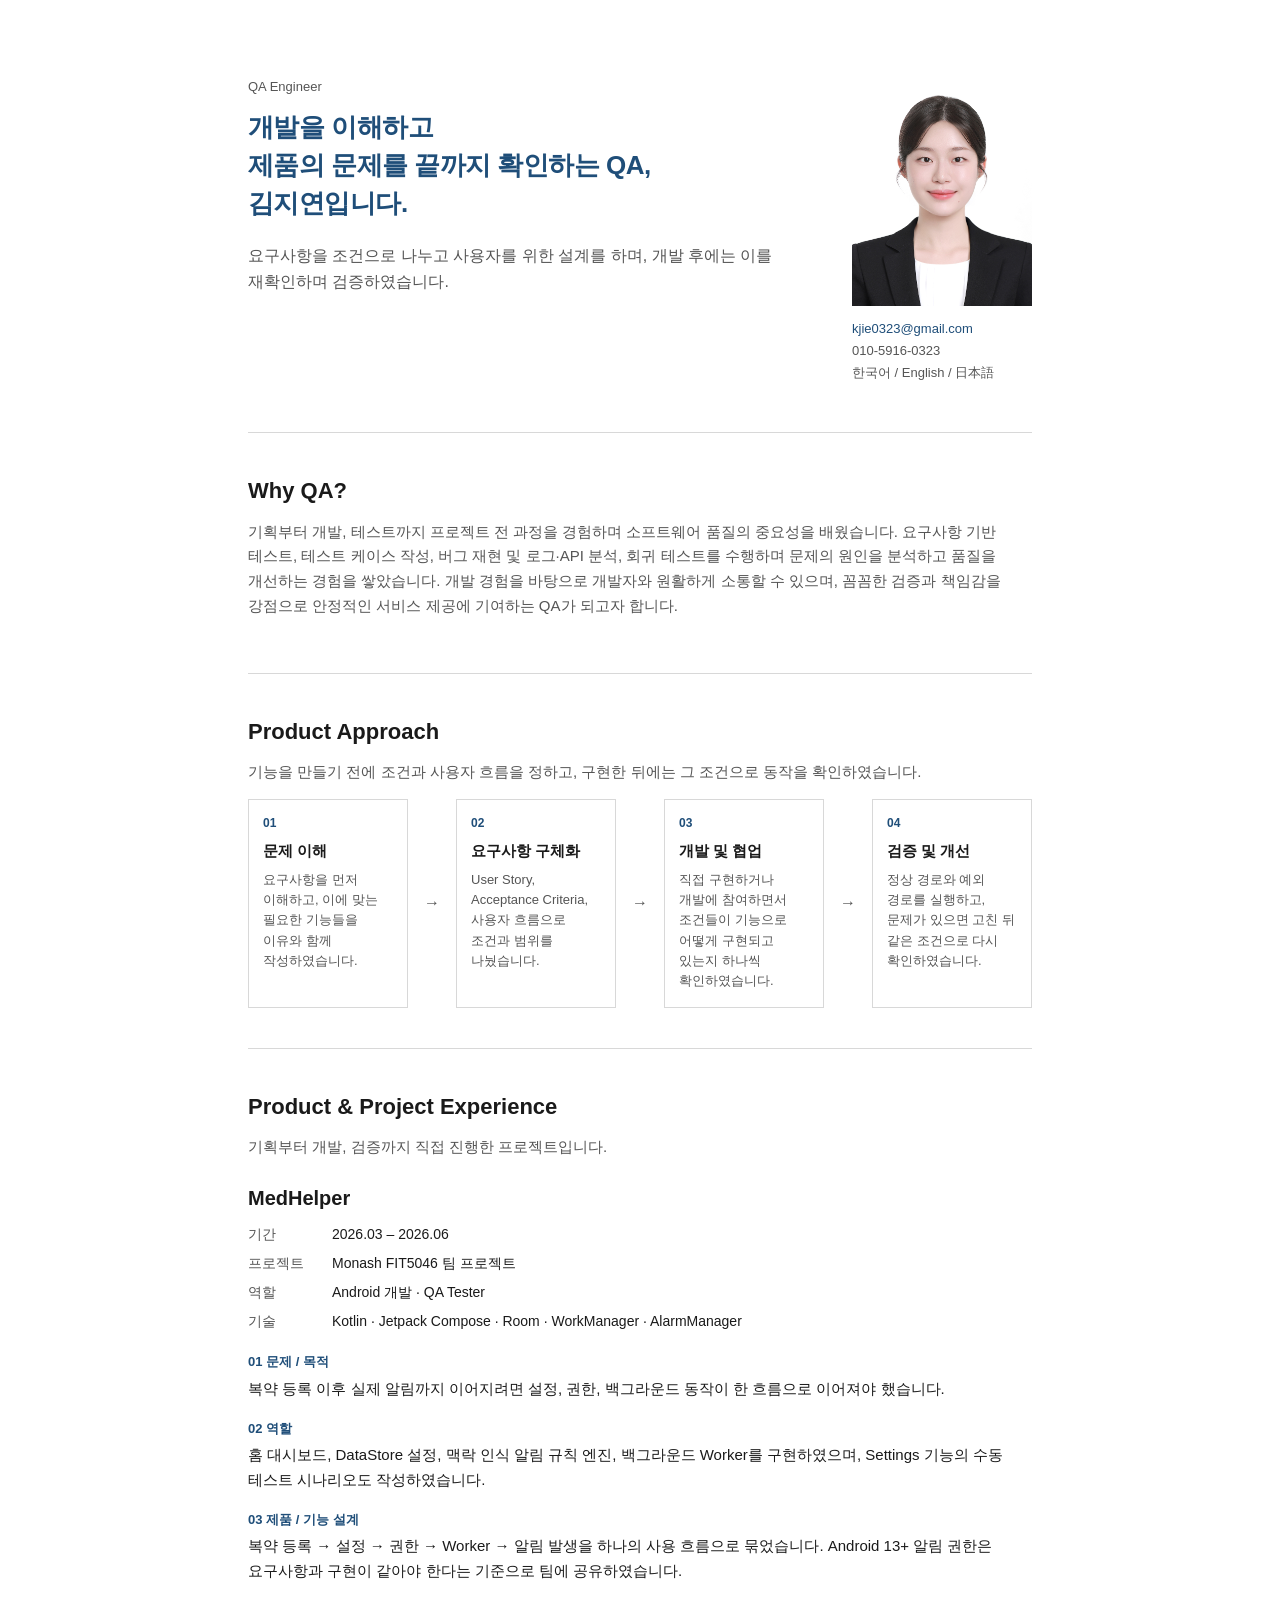
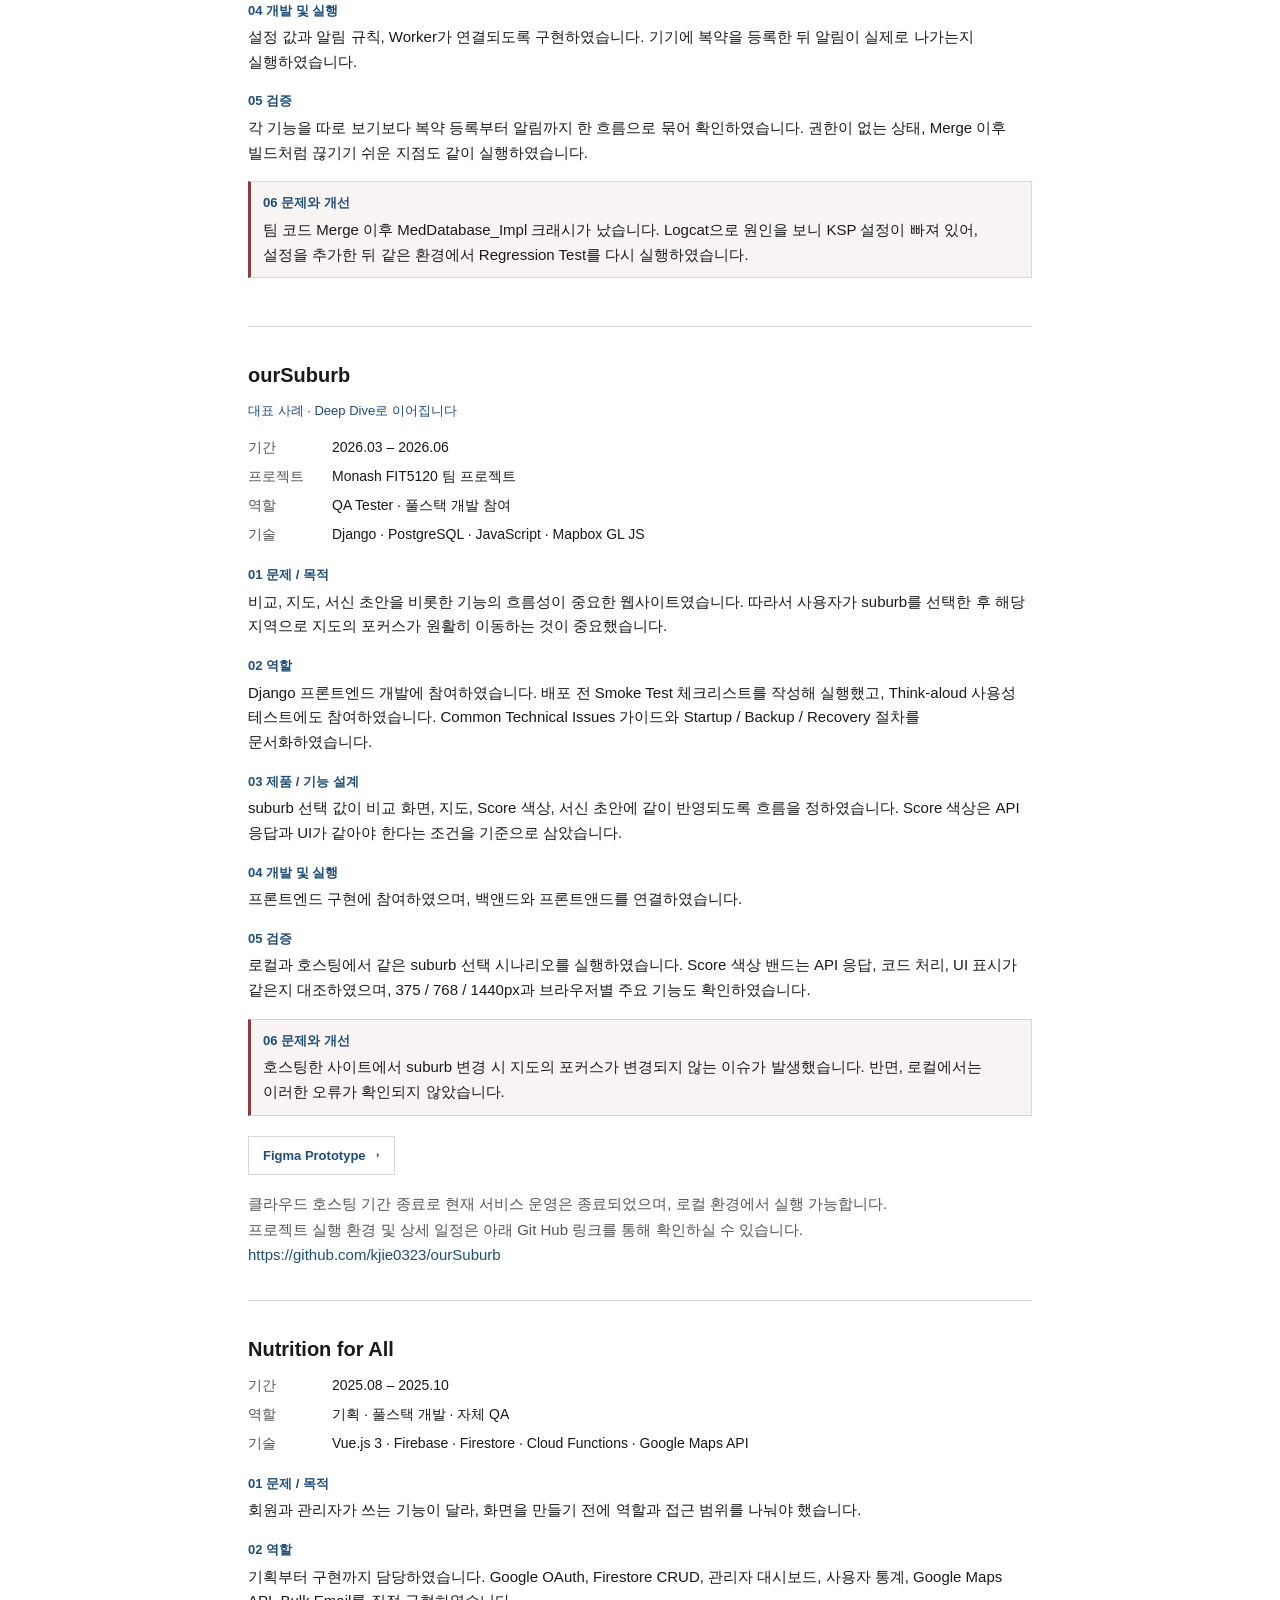
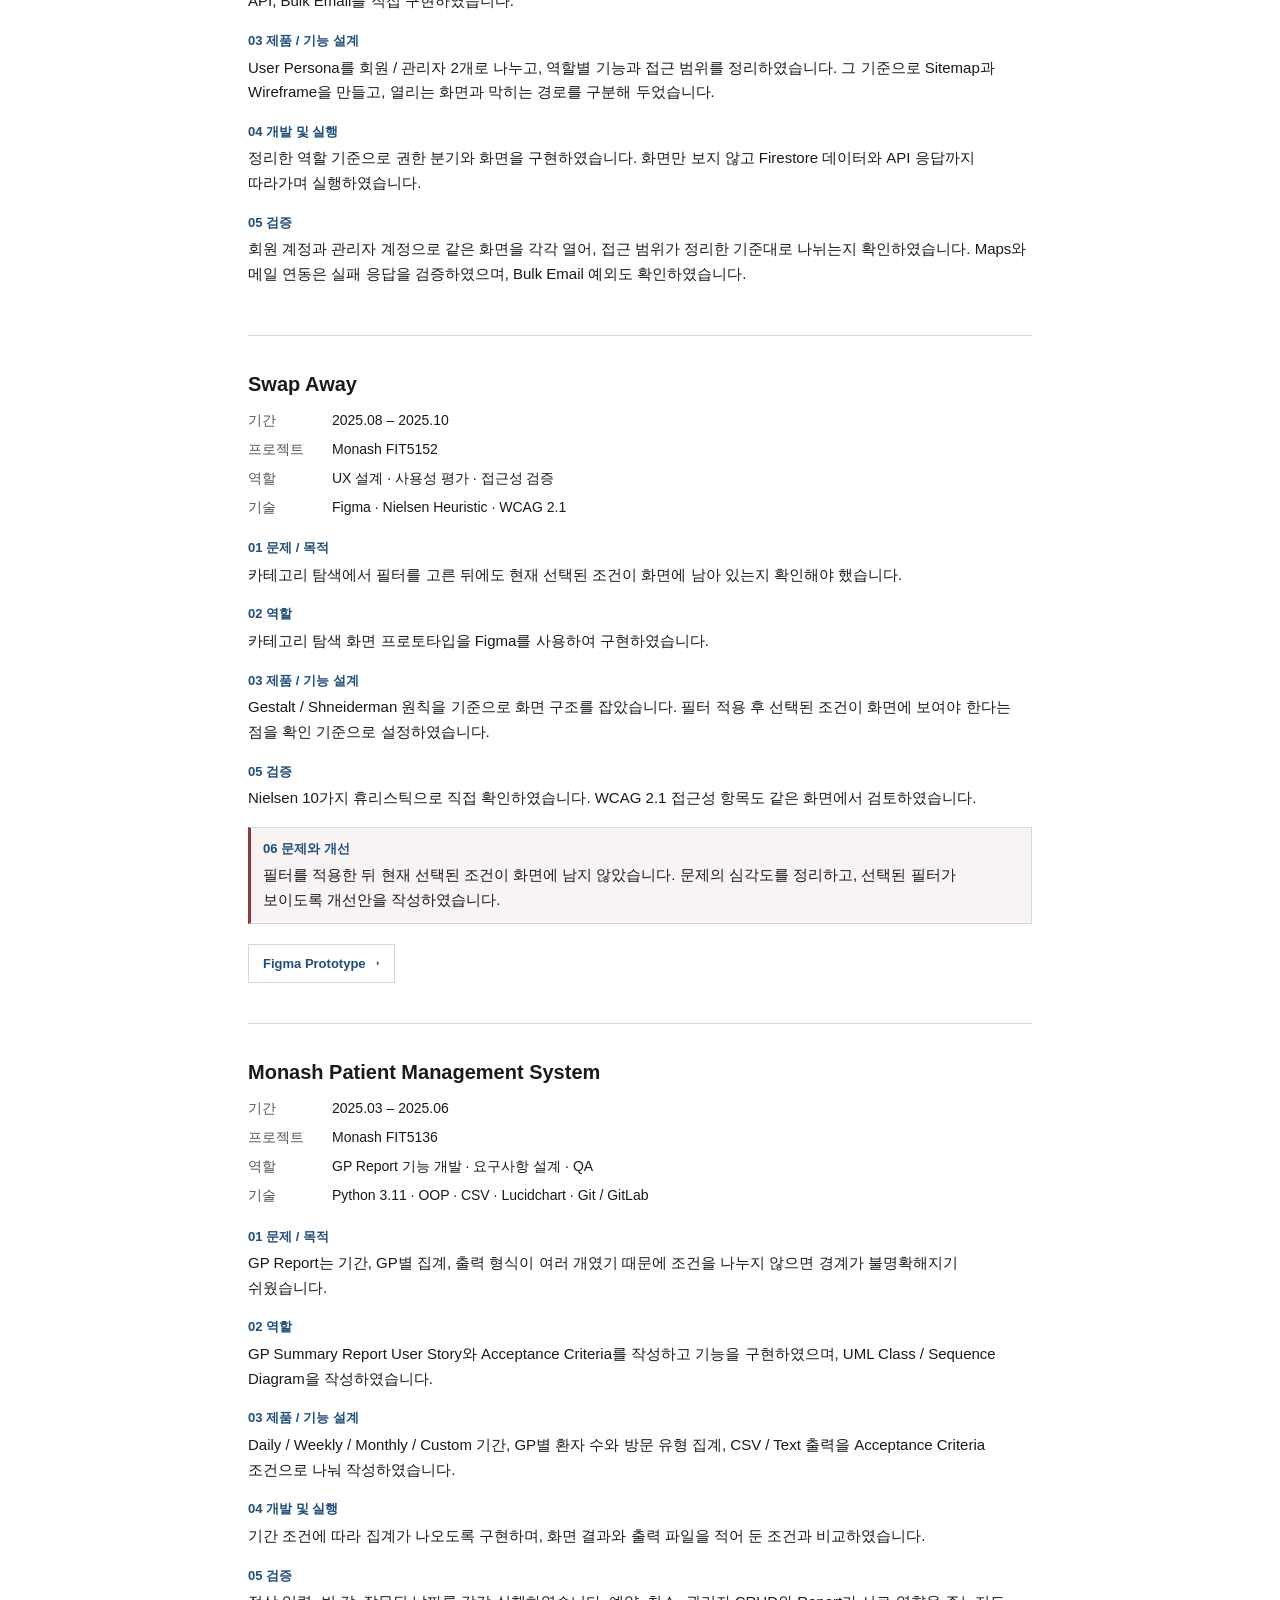
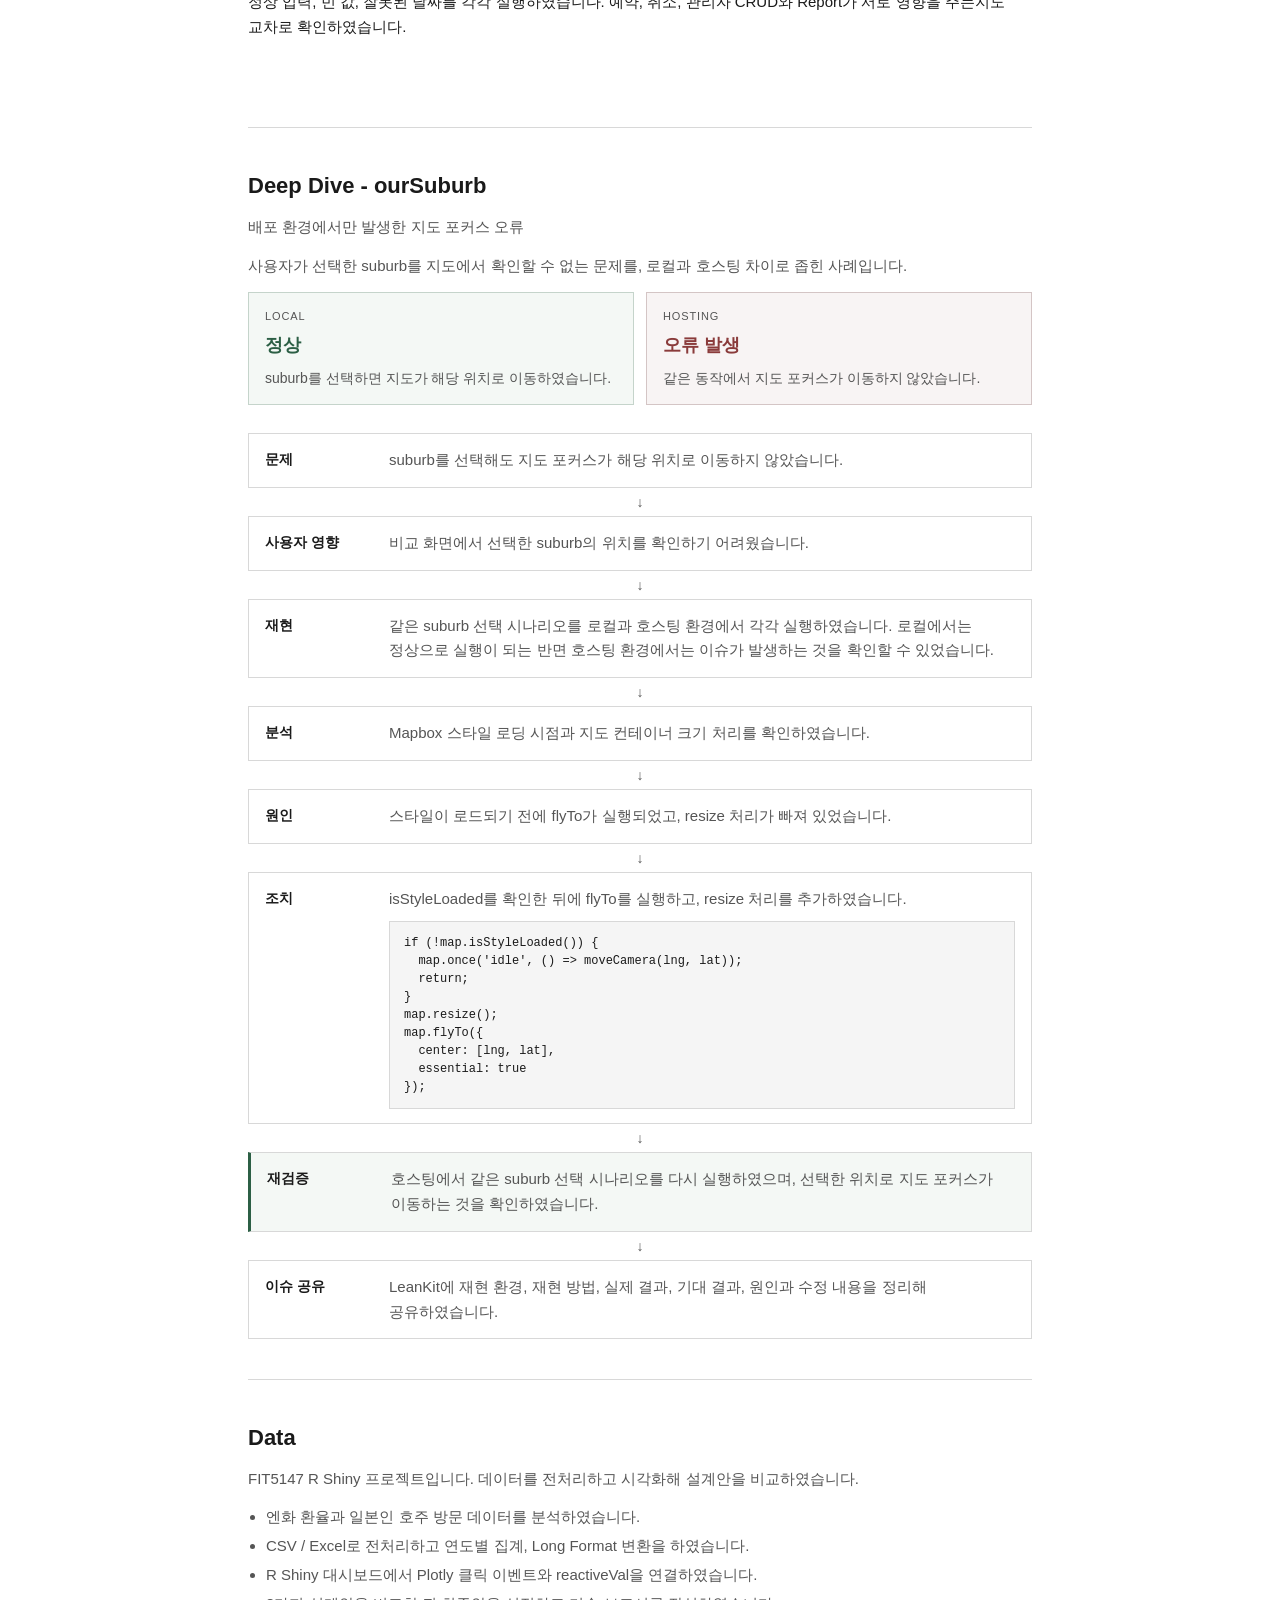
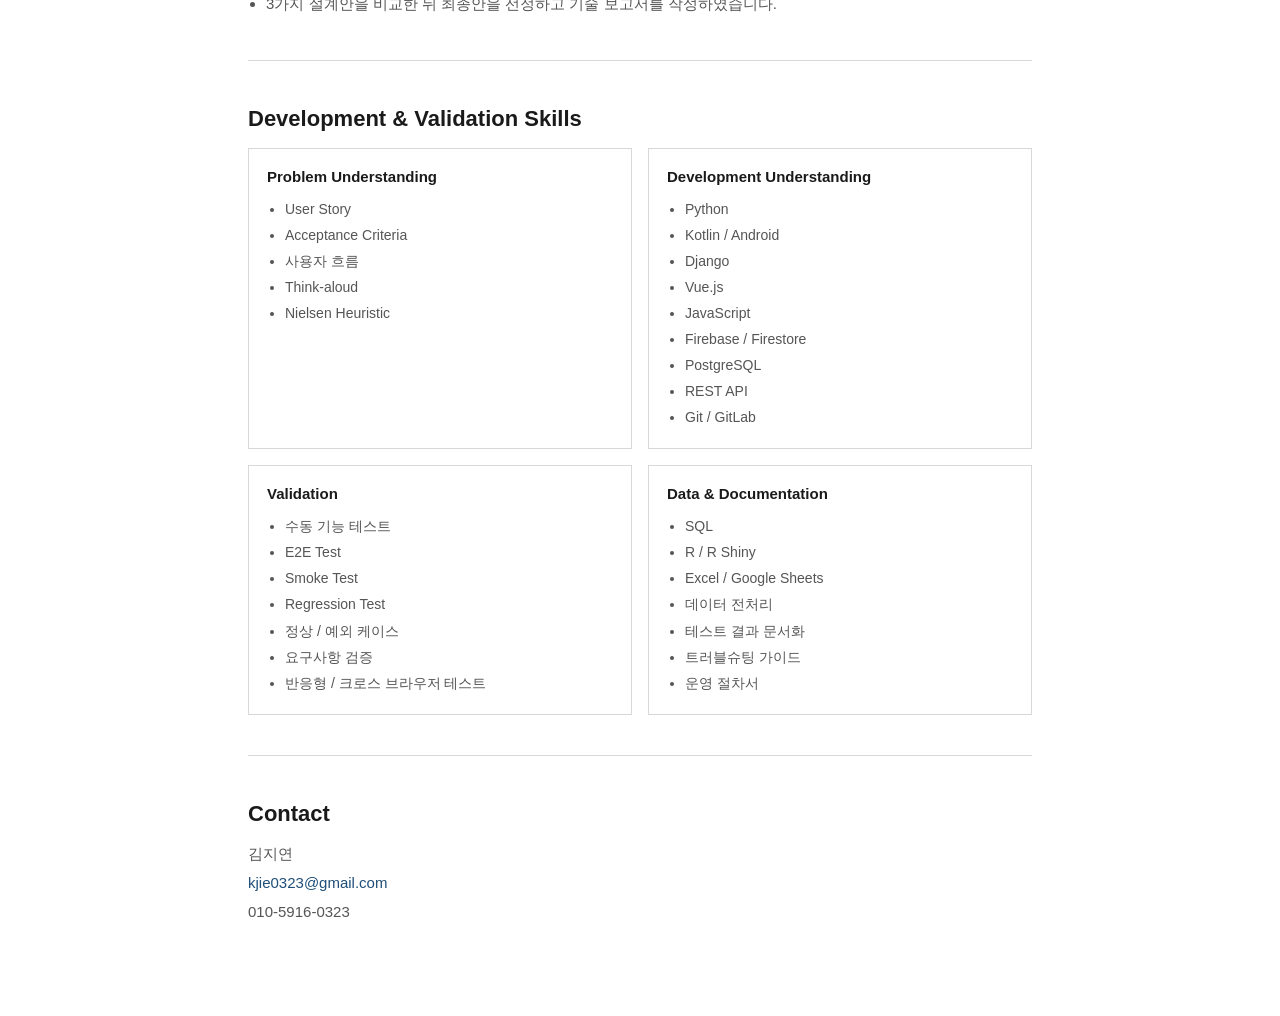
<file: index.html>
<!DOCTYPE html>
<html lang="ko">
<head>
  <meta charset="UTF-8">
  <meta name="viewport" content="width=device-width, initial-scale=1">
  <title>김지연 — QA Engineer</title>
  <link rel="stylesheet" href="po.css">
</head>
<body>
  <div class="page">
    <header class="hero">
      <div class="hero-copy">
        <p class="hero-label">QA Engineer</p>
        <h1>개발을 이해하고<br>제품의 문제를 끝까지 확인하는 QA,<br>김지연입니다.</h1>
        <p class="lead">요구사항을 조건으로 나누고 사용자를 위한 설계를 하며, 개발 후에는 이를 재확인하며 검증하였습니다.</p>
      </div>
      <aside class="hero-aside">
        <img src="images/jiyeon.jpg" alt="김지연">
        <ul class="hero-links">
          <li><a href="mailto:kjie0323@gmail.com">kjie0323@gmail.com</a></li>
          <li>010-5916-0323</li>
          <li>한국어 / English / 日本語</li>
        </ul>
      </aside>
    </header>

    <section id="why-qa">
      <h2>Why QA?</h2>
      <p>기획부터 개발, 테스트까지 프로젝트 전 과정을 경험하며 소프트웨어 품질의 중요성을 배웠습니다. 요구사항 기반 테스트, 테스트 케이스 작성, 버그 재현 및 로그·API 분석, 회귀 테스트를 수행하며 문제의 원인을 분석하고 품질을 개선하는 경험을 쌓았습니다. 개발 경험을 바탕으로 개발자와 원활하게 소통할 수 있으며, 꼼꼼한 검증과 책임감을 강점으로 안정적인 서비스 제공에 기여하는 QA가 되고자 합니다.</p>
    </section>

    <section id="approach">
      <h2>Product Approach</h2>
      <p class="intro">기능을 만들기 전에 조건과 사용자 흐름을 정하고, 구현한 뒤에는 그 조건으로 동작을 확인하였습니다.</p>
      <div class="process">
        <div class="process-step">
          <span class="process-num">01</span>
          <h3>문제 이해</h3>
          <p>요구사항을 먼저 이해하고, 이에 맞는 필요한 기능들을 이유와 함께 작성하였습니다.</p>
        </div>
        <div class="process-arrow" aria-hidden="true">→</div>
        <div class="process-step">
          <span class="process-num">02</span>
          <h3>요구사항 구체화</h3>
          <p>User Story, Acceptance Criteria, 사용자 흐름으로 조건과 범위를 나눴습니다.</p>
        </div>
        <div class="process-arrow" aria-hidden="true">→</div>
        <div class="process-step">
          <span class="process-num">03</span>
          <h3>개발 및 협업</h3>
          <p>직접 구현하거나 개발에 참여하면서 조건들이 기능으로 어떻게 구현되고 있는지 하나씩 확인하였습니다.</p>
        </div>
        <div class="process-arrow" aria-hidden="true">→</div>
        <div class="process-step">
          <span class="process-num">04</span>
          <h3>검증 및 개선</h3>
          <p>정상 경로와 예외 경로를 실행하고, 문제가 있으면 고친 뒤 같은 조건으로 다시 확인하였습니다.</p>
        </div>
      </div>
    </section>

    <section id="experience">
      <h2>Product &amp; Project Experience</h2>
      <p class="intro">기획부터 개발, 검증까지 직접 진행한 프로젝트입니다.</p>

      <article class="project">
        <h3>MedHelper</h3>
        <dl class="meta">
          <dt>기간</dt><dd>2026.03 – 2026.06</dd>
          <dt>프로젝트</dt><dd>Monash FIT5046 팀 프로젝트</dd>
          <dt>역할</dt><dd>Android 개발 · QA Tester</dd>
          <dt>기술</dt><dd>Kotlin · Jetpack Compose · Room · WorkManager · AlarmManager</dd>
        </dl>
        <div class="block">
          <h4>01 문제 / 목적</h4>
          <p>복약 등록 이후 실제 알림까지 이어지려면 설정, 권한, 백그라운드 동작이 한 흐름으로 이어져야 했습니다.</p>
        </div>
        <div class="block">
          <h4>02 역할</h4>
          <p>홈 대시보드, DataStore 설정, 맥락 인식 알림 규칙 엔진, 백그라운드 Worker를 구현하였으며, Settings 기능의 수동 테스트 시나리오도 작성하였습니다.</p>
        </div>
        <div class="block">
          <h4>03 제품 / 기능 설계</h4>
          <p>복약 등록 → 설정 → 권한 → Worker → 알림 발생을 하나의 사용 흐름으로 묶었습니다. Android 13+ 알림 권한은 요구사항과 구현이 같아야 한다는 기준으로 팀에 공유하였습니다.</p>
        </div>
        <div class="block">
          <h4>04 개발 및 실행</h4>
          <p>설정 값과 알림 규칙, Worker가 연결되도록 구현하였습니다. 기기에 복약을 등록한 뒤 알림이 실제로 나가는지 실행하였습니다.</p>
        </div>
        <div class="block">
          <h4>05 검증</h4>
          <p>각 기능을 따로 보기보다 복약 등록부터 알림까지 한 흐름으로 묶어 확인하였습니다. 권한이 없는 상태, Merge 이후 빌드처럼 끊기기 쉬운 지점도 같이 실행하였습니다.</p>
        </div>
        <div class="block issue">
          <h4>06 문제와 개선</h4>
          <p>팀 코드 Merge 이후 MedDatabase_Impl 크래시가 났습니다. Logcat으로 원인을 보니 KSP 설정이 빠져 있어, 설정을 추가한 뒤 같은 환경에서 Regression Test를 다시 실행하였습니다.</p>
        </div>
      </article>

      <article class="project">
        <h3>ourSuburb</h3>
        <p class="flag">대표 사례 · Deep Dive로 이어집니다</p>
        <dl class="meta">
          <dt>기간</dt><dd>2026.03 – 2026.06</dd>
          <dt>프로젝트</dt><dd>Monash FIT5120 팀 프로젝트</dd>
          <dt>역할</dt><dd>QA Tester · 풀스택 개발 참여</dd>
          <dt>기술</dt><dd>Django · PostgreSQL · JavaScript · Mapbox GL JS</dd>
        </dl>
        <div class="block">
          <h4>01 문제 / 목적</h4>
          <p>비교, 지도, 서신 초안을 비롯한 기능의 흐름성이 중요한 웹사이트였습니다. 따라서 사용자가 suburb를 선택한 후 해당 지역으로 지도의 포커스가 원활히 이동하는 것이 중요했습니다.</p>
        </div>
        <div class="block">
          <h4>02 역할</h4>
          <p>Django 프론트엔드 개발에 참여하였습니다. 배포 전 Smoke Test 체크리스트를 작성해 실행했고, Think-aloud 사용성 테스트에도 참여하였습니다. Common Technical Issues 가이드와 Startup / Backup / Recovery 절차를 문서화하였습니다.</p>
        </div>
        <div class="block">
          <h4>03 제품 / 기능 설계</h4>
          <p>suburb 선택 값이 비교 화면, 지도, Score 색상, 서신 초안에 같이 반영되도록 흐름을 정하였습니다. Score 색상은 API 응답과 UI가 같아야 한다는 조건을 기준으로 삼았습니다.</p>
        </div>
        <div class="block">
          <h4>04 개발 및 실행</h4>
          <p>프론트엔드 구현에 참여하였으며, 백앤드와 프론트앤드를 연결하였습니다.</p>
        </div>
        <div class="block">
          <h4>05 검증</h4>
          <p>로컬과 호스팅에서 같은 suburb 선택 시나리오를 실행하였습니다. Score 색상 밴드는 API 응답, 코드 처리, UI 표시가 같은지 대조하였으며, 375 / 768 / 1440px과 브라우저별 주요 기능도 확인하였습니다.</p>
        </div>
        <div class="block issue">
          <h4>06 문제와 개선</h4>
          <p>호스팅한 사이트에서 suburb 변경 시 지도의 포커스가 변경되지 않는 이슈가 발생했습니다. 반면, 로컬에서는 이러한 오류가 확인되지 않았습니다.</p>
        </div>
        <details class="proto">
          <summary>Figma Prototype</summary>
          <div class="proto-grid">
            <figure>
              <a href="images/prototypes/oursuburb/main-page.png" target="_blank" rel="noopener"><img src="images/prototypes/oursuburb/main-page.png" alt="ourSuburb Main Page"></a>
              <figcaption>Main Page</figcaption>
            </figure>
            <figure>
              <a href="images/prototypes/oursuburb/personalize-1.png" target="_blank" rel="noopener"><img src="images/prototypes/oursuburb/personalize-1.png" alt="ourSuburb Personalize 1"></a>
              <figcaption>Personalize 1</figcaption>
            </figure>
            <figure>
              <a href="images/prototypes/oursuburb/personalize-2.png" target="_blank" rel="noopener"><img src="images/prototypes/oursuburb/personalize-2.png" alt="ourSuburb Personalize 2"></a>
              <figcaption>Personalize 2</figcaption>
            </figure>
            <figure>
              <a href="images/prototypes/oursuburb/personalize-3.png" target="_blank" rel="noopener"><img src="images/prototypes/oursuburb/personalize-3.png" alt="ourSuburb Personalize 3"></a>
              <figcaption>Personalize 3</figcaption>
            </figure>
            <figure>
              <a href="images/prototypes/oursuburb/compare.png" target="_blank" rel="noopener"><img src="images/prototypes/oursuburb/compare.png" alt="ourSuburb Compare"></a>
              <figcaption>Compare</figcaption>
            </figure>
            <figure>
              <a href="images/prototypes/oursuburb/map.png" target="_blank" rel="noopener"><img src="images/prototypes/oursuburb/map.png" alt="ourSuburb Map"></a>
              <figcaption>Map</figcaption>
            </figure>
            <figure>
              <a href="images/prototypes/oursuburb/know-more.png" target="_blank" rel="noopener"><img src="images/prototypes/oursuburb/know-more.png" alt="ourSuburb Know more"></a>
              <figcaption>Know more</figcaption>
            </figure>
            <figure>
              <a href="images/prototypes/oursuburb/take-action.png" target="_blank" rel="noopener"><img src="images/prototypes/oursuburb/take-action.png" alt="ourSuburb Take action"></a>
              <figcaption>Take action</figcaption>
            </figure>
            <figure>
              <a href="images/prototypes/oursuburb/trend.png" target="_blank" rel="noopener"><img src="images/prototypes/oursuburb/trend.png" alt="ourSuburb Trend"></a>
              <figcaption>Trend</figcaption>
            </figure>
            <figure>
              <a href="images/prototypes/oursuburb/event.png" target="_blank" rel="noopener"><img src="images/prototypes/oursuburb/event.png" alt="ourSuburb Event"></a>
              <figcaption>Event</figcaption>
            </figure>
          </div>
        </details>
        <p class="repo-note">클라우드 호스팅 기간 종료로 현재 서비스 운영은 종료되었으며, 로컬 환경에서 실행 가능합니다.<br>프로젝트 실행 환경 및 상세 일정은 아래 Git Hub 링크를 통해 확인하실 수 있습니다.<br><a href="https://github.com/kjie0323/ourSuburb">https://github.com/kjie0323/ourSuburb</a></p>
      </article>

      <article class="project">
        <h3>Nutrition for All</h3>
        <dl class="meta">
          <dt>기간</dt><dd>2025.08 – 2025.10</dd>
          <dt>역할</dt><dd>기획 · 풀스택 개발 · 자체 QA</dd>
          <dt>기술</dt><dd>Vue.js 3 · Firebase · Firestore · Cloud Functions · Google Maps API</dd>
        </dl>
        <div class="block">
          <h4>01 문제 / 목적</h4>
          <p>회원과 관리자가 쓰는 기능이 달라, 화면을 만들기 전에 역할과 접근 범위를 나눠야 했습니다.</p>
        </div>
        <div class="block">
          <h4>02 역할</h4>
          <p>기획부터 구현까지 담당하였습니다. Google OAuth, Firestore CRUD, 관리자 대시보드, 사용자 통계, Google Maps API, Bulk Email를 직접 구현하였습니다.</p>
        </div>
        <div class="block">
          <h4>03 제품 / 기능 설계</h4>
          <p>User Persona를 회원 / 관리자 2개로 나누고, 역할별 기능과 접근 범위를 정리하였습니다. 그 기준으로 Sitemap과 Wireframe을 만들고, 열리는 화면과 막히는 경로를 구분해 두었습니다.</p>
        </div>
        <div class="block">
          <h4>04 개발 및 실행</h4>
          <p>정리한 역할 기준으로 권한 분기와 화면을 구현하였습니다. 화면만 보지 않고 Firestore 데이터와 API 응답까지 따라가며 실행하였습니다.</p>
        </div>
        <div class="block">
          <h4>05 검증</h4>
          <p>회원 계정과 관리자 계정으로 같은 화면을 각각 열어, 접근 범위가 정리한 기준대로 나뉘는지 확인하였습니다. Maps와 메일 연동은 실패 응답을 검증하였으며, Bulk Email 예외도 확인하였습니다.</p>
        </div>
      </article>

      <article class="project">
        <h3>Swap Away</h3>
        <dl class="meta">
          <dt>기간</dt><dd>2025.08 – 2025.10</dd>
          <dt>프로젝트</dt><dd>Monash FIT5152</dd>
          <dt>역할</dt><dd>UX 설계 · 사용성 평가 · 접근성 검증</dd>
          <dt>기술</dt><dd>Figma · Nielsen Heuristic · WCAG 2.1</dd>
        </dl>
        <div class="block">
          <h4>01 문제 / 목적</h4>
          <p>카테고리 탐색에서 필터를 고른 뒤에도 현재 선택된 조건이 화면에 남아 있는지 확인해야 했습니다.</p>
        </div>
        <div class="block">
          <h4>02 역할</h4>
          <p>카테고리 탐색 화면 프로토타입을 Figma를 사용하여 구현하였습니다.</p>
        </div>
        <div class="block">
          <h4>03 제품 / 기능 설계</h4>
          <p>Gestalt / Shneiderman 원칙을 기준으로 화면 구조를 잡았습니다. 필터 적용 후 선택된 조건이 화면에 보여야 한다는 점을 확인 기준으로 설정하였습니다.</p>
        </div>
        <div class="block">
          <h4>05 검증</h4>
          <p>Nielsen 10가지 휴리스틱으로 직접 확인하였습니다. WCAG 2.1 접근성 항목도 같은 화면에서 검토하였습니다.</p>
        </div>
        <div class="block issue">
          <h4>06 문제와 개선</h4>
          <p>필터를 적용한 뒤 현재 선택된 조건이 화면에 남지 않았습니다. 문제의 심각도를 정리하고, 선택된 필터가 보이도록 개선안을 작성하였습니다.</p>
        </div>
        <details class="proto">
          <summary>Figma Prototype</summary>
          <div class="proto-grid proto-grid-mobile">
            <figure>
              <a href="images/prototypes/swapaway/home-screen.png" target="_blank" rel="noopener"><img src="images/prototypes/swapaway/home-screen.png" alt="Swap Away Home Screen"></a>
              <figcaption>Home Screen</figcaption>
            </figure>
            <figure>
              <a href="images/prototypes/swapaway/category-genre.png" target="_blank" rel="noopener"><img src="images/prototypes/swapaway/category-genre.png" alt="Swap Away Category Genre"></a>
              <figcaption>Category - Genre</figcaption>
            </figure>
            <figure>
              <a href="images/prototypes/swapaway/category-platform.png" target="_blank" rel="noopener"><img src="images/prototypes/swapaway/category-platform.png" alt="Swap Away Category Platform"></a>
              <figcaption>Category - Platform</figcaption>
            </figure>
            <figure>
              <a href="images/prototypes/swapaway/default-filter-resultpage.png" target="_blank" rel="noopener"><img src="images/prototypes/swapaway/default-filter-resultpage.png" alt="Swap Away Default Filter Result"></a>
              <figcaption>Default Filter Result</figcaption>
            </figure>
            <figure>
              <a href="images/prototypes/swapaway/detail-filter-options.png" target="_blank" rel="noopener"><img src="images/prototypes/swapaway/detail-filter-options.png" alt="Swap Away Filter Options"></a>
              <figcaption>Filter Options</figcaption>
            </figure>
            <figure>
              <a href="images/prototypes/swapaway/detail-filter-options-modified.png" target="_blank" rel="noopener"><img src="images/prototypes/swapaway/detail-filter-options-modified.png" alt="Swap Away Filter Options Modified"></a>
              <figcaption>Filter Options (Modified)</figcaption>
            </figure>
            <figure>
              <a href="images/prototypes/swapaway/refreshed-filter-resultpage.png" target="_blank" rel="noopener"><img src="images/prototypes/swapaway/refreshed-filter-resultpage.png" alt="Swap Away Refreshed Filter Result"></a>
              <figcaption>Refreshed Filter Result</figcaption>
            </figure>
            <figure>
              <a href="images/prototypes/swapaway/refreshed-filter-resultpage-modify.png" target="_blank" rel="noopener"><img src="images/prototypes/swapaway/refreshed-filter-resultpage-modify.png" alt="Swap Away Refreshed Filter Result Modified"></a>
              <figcaption>Refreshed Filter Result (Modified)</figcaption>
            </figure>
            <figure>
              <a href="images/prototypes/swapaway/updated-refreshed-filter-resultpage.png" target="_blank" rel="noopener"><img src="images/prototypes/swapaway/updated-refreshed-filter-resultpage.png" alt="Swap Away Updated Filter Result"></a>
              <figcaption>Updated Filter Result</figcaption>
            </figure>
            <figure>
              <a href="images/prototypes/swapaway/item-detail-page.png" target="_blank" rel="noopener"><img src="images/prototypes/swapaway/item-detail-page.png" alt="Swap Away Item Detail"></a>
              <figcaption>Item Detail</figcaption>
            </figure>
            <figure>
              <a href="images/prototypes/swapaway/camera-function.png" target="_blank" rel="noopener"><img src="images/prototypes/swapaway/camera-function.png" alt="Swap Away Camera"></a>
              <figcaption>Camera</figcaption>
            </figure>
            <figure>
              <a href="images/prototypes/swapaway/import.png" target="_blank" rel="noopener"><img src="images/prototypes/swapaway/import.png" alt="Swap Away Import"></a>
              <figcaption>Import</figcaption>
            </figure>
            <figure>
              <a href="images/prototypes/swapaway/message-page.png" target="_blank" rel="noopener"><img src="images/prototypes/swapaway/message-page.png" alt="Swap Away Message"></a>
              <figcaption>Message</figcaption>
            </figure>
            <figure>
              <a href="images/prototypes/swapaway/my-wishlist-page.png" target="_blank" rel="noopener"><img src="images/prototypes/swapaway/my-wishlist-page.png" alt="Swap Away Wishlist"></a>
              <figcaption>Wishlist</figcaption>
            </figure>
            <figure>
              <a href="images/prototypes/swapaway/updated-my-wishlist-page.png" target="_blank" rel="noopener"><img src="images/prototypes/swapaway/updated-my-wishlist-page.png" alt="Swap Away Updated Wishlist"></a>
              <figcaption>Updated Wishlist</figcaption>
            </figure>
            <figure>
              <a href="images/prototypes/swapaway/profile-1.png" target="_blank" rel="noopener"><img src="images/prototypes/swapaway/profile-1.png" alt="Swap Away Profile 1"></a>
              <figcaption>Profile 1</figcaption>
            </figure>
            <figure>
              <a href="images/prototypes/swapaway/profile-2.png" target="_blank" rel="noopener"><img src="images/prototypes/swapaway/profile-2.png" alt="Swap Away Profile 2"></a>
              <figcaption>Profile 2</figcaption>
            </figure>
            <figure>
              <a href="images/prototypes/swapaway/profile-3.png" target="_blank" rel="noopener"><img src="images/prototypes/swapaway/profile-3.png" alt="Swap Away Profile 3"></a>
              <figcaption>Profile 3</figcaption>
            </figure>
            <figure>
              <a href="images/prototypes/swapaway/profile-4.png" target="_blank" rel="noopener"><img src="images/prototypes/swapaway/profile-4.png" alt="Swap Away Profile 4"></a>
              <figcaption>Profile 4</figcaption>
            </figure>
          </div>
        </details>
      </article>

      <article class="project">
        <h3>Monash Patient Management System</h3>
        <dl class="meta">
          <dt>기간</dt><dd>2025.03 – 2025.06</dd>
          <dt>프로젝트</dt><dd>Monash FIT5136</dd>
          <dt>역할</dt><dd>GP Report 기능 개발 · 요구사항 설계 · QA</dd>
          <dt>기술</dt><dd>Python 3.11 · OOP · CSV · Lucidchart · Git / GitLab</dd>
        </dl>
        <div class="block">
          <h4>01 문제 / 목적</h4>
          <p>GP Report는 기간, GP별 집계, 출력 형식이 여러 개였기 때문에 조건을 나누지 않으면 경계가 불명확해지기 쉬웠습니다.</p>
        </div>
        <div class="block">
          <h4>02 역할</h4>
          <p>GP Summary Report User Story와 Acceptance Criteria를 작성하고 기능을 구현하였으며, UML Class / Sequence Diagram을 작성하였습니다.</p>
        </div>
        <div class="block">
          <h4>03 제품 / 기능 설계</h4>
          <p>Daily / Weekly / Monthly / Custom 기간, GP별 환자 수와 방문 유형 집계, CSV / Text 출력을 Acceptance Criteria 조건으로 나눠 작성하였습니다.</p>
        </div>
        <div class="block">
          <h4>04 개발 및 실행</h4>
          <p>기간 조건에 따라 집계가 나오도록 구현하며, 화면 결과와 출력 파일을 적어 둔 조건과 비교하였습니다.</p>
        </div>
        <div class="block">
          <h4>05 검증</h4>
          <p>정상 입력, 빈 값, 잘못된 날짜를 각각 실행하였습니다. 예약, 취소, 관리자 CRUD와 Report가 서로 영향을 주는지도 교차로 확인하였습니다.</p>
        </div>
      </article>
    </section>

    <section id="dive">
      <h2>Deep Dive - ourSuburb</h2>
      <p class="intro">배포 환경에서만 발생한 지도 포커스 오류</p>
      <p>사용자가 선택한 suburb를 지도에서 확인할 수 없는 문제를, 로컬과 호스팅 차이로 좁힌 사례입니다.</p>

      <div class="env">
        <div class="env-box ok">
          <span class="env-label">LOCAL</span>
          <strong>정상</strong>
          <p>suburb를 선택하면 지도가 해당 위치로 이동하였습니다.</p>
        </div>
        <div class="env-box bad">
          <span class="env-label">HOSTING</span>
          <strong>오류 발생</strong>
          <p>같은 동작에서 지도 포커스가 이동하지 않았습니다.</p>
        </div>
      </div>

      <div class="flow">
        <div class="flow-item">
          <strong>문제</strong>
          <p>suburb를 선택해도 지도 포커스가 해당 위치로 이동하지 않았습니다.</p>
        </div>
        <div class="flow-arrow" aria-hidden="true">↓</div>
        <div class="flow-item">
          <strong>사용자 영향</strong>
          <p>비교 화면에서 선택한 suburb의 위치를 확인하기 어려웠습니다.</p>
        </div>
        <div class="flow-arrow" aria-hidden="true">↓</div>
        <div class="flow-item">
          <strong>재현</strong>
          <p>같은 suburb 선택 시나리오를 로컬과 호스팅 환경에서 각각 실행하였습니다. 로컬에서는 정상으로 실행이 되는 반면 호스팅 환경에서는 이슈가 발생하는 것을 확인할 수 있었습니다.</p>
        </div>
        <div class="flow-arrow" aria-hidden="true">↓</div>
        <div class="flow-item">
          <strong>분석</strong>
          <p>Mapbox 스타일 로딩 시점과 지도 컨테이너 크기 처리를 확인하였습니다.</p>
        </div>
        <div class="flow-arrow" aria-hidden="true">↓</div>
        <div class="flow-item">
          <strong>원인</strong>
          <p>스타일이 로드되기 전에 flyTo가 실행되었고, resize 처리가 빠져 있었습니다.</p>
        </div>
        <div class="flow-arrow" aria-hidden="true">↓</div>
        <div class="flow-item">
          <strong>조치</strong>
          <div>
            <p>isStyleLoaded를 확인한 뒤에 flyTo를 실행하고, resize 처리를 추가하였습니다.</p>
            <pre>if (!map.isStyleLoaded()) {
  map.once('idle', () => moveCamera(lng, lat));
  return;
}
map.resize();
map.flyTo({
  center: [lng, lat],
  essential: true
});</pre>
          </div>
        </div>
        <div class="flow-arrow" aria-hidden="true">↓</div>
        <div class="flow-item retest">
          <strong>재검증</strong>
          <p>호스팅에서 같은 suburb 선택 시나리오를 다시 실행하였으며, 선택한 위치로 지도 포커스가 이동하는 것을 확인하였습니다.</p>
        </div>
        <div class="flow-arrow" aria-hidden="true">↓</div>
        <div class="flow-item">
          <strong>이슈 공유</strong>
          <p>LeanKit에 재현 환경, 재현 방법, 실제 결과, 기대 결과, 원인과 수정 내용을 정리해 공유하였습니다.</p>
        </div>
      </div>
    </section>

    <section id="data">
      <h2>Data</h2>
      <p class="intro">FIT5147 R Shiny 프로젝트입니다. 데이터를 전처리하고 시각화해 설계안을 비교하였습니다.</p>
      <ul class="plain">
        <li>엔화 환율과 일본인 호주 방문 데이터를 분석하였습니다.</li>
        <li>CSV / Excel로 전처리하고 연도별 집계, Long Format 변환을 하였습니다.</li>
        <li>R Shiny 대시보드에서 Plotly 클릭 이벤트와 reactiveVal을 연결하였습니다.</li>
        <li>3가지 설계안을 비교한 뒤 최종안을 선정하고 기술 보고서를 작성하였습니다.</li>
      </ul>
    </section>

    <section id="skills">
      <h2>Development &amp; Validation Skills</h2>
      <div class="skill-grid">
        <div class="skill-box">
          <h3>Problem Understanding</h3>
          <ul>
            <li>User Story</li>
            <li>Acceptance Criteria</li>
            <li>사용자 흐름</li>
            <li>Think-aloud</li>
            <li>Nielsen Heuristic</li>
          </ul>
        </div>
        <div class="skill-box">
          <h3>Development Understanding</h3>
          <ul>
            <li>Python</li>
            <li>Kotlin / Android</li>
            <li>Django</li>
            <li>Vue.js</li>
            <li>JavaScript</li>
            <li>Firebase / Firestore</li>
            <li>PostgreSQL</li>
            <li>REST API</li>
            <li>Git / GitLab</li>
          </ul>
        </div>
        <div class="skill-box">
          <h3>Validation</h3>
          <ul>
            <li>수동 기능 테스트</li>
            <li>E2E Test</li>
            <li>Smoke Test</li>
            <li>Regression Test</li>
            <li>정상 / 예외 케이스</li>
            <li>요구사항 검증</li>
            <li>반응형 / 크로스 브라우저 테스트</li>
          </ul>
        </div>
        <div class="skill-box">
          <h3>Data &amp; Documentation</h3>
          <ul>
            <li>SQL</li>
            <li>R / R Shiny</li>
            <li>Excel / Google Sheets</li>
            <li>데이터 전처리</li>
            <li>테스트 결과 문서화</li>
            <li>트러블슈팅 가이드</li>
            <li>운영 절차서</li>
          </ul>
        </div>
      </div>
    </section>

    <section id="contact" class="contact">
      <h2>Contact</h2>
      <p>김지연</p>
      <p><a href="mailto:kjie0323@gmail.com">kjie0323@gmail.com</a></p>
      <p>010-5916-0323</p>
    </section>
  </div>
</body>
</html>
</file>
<file: po.css>
:root {
  --text: #1a1a1a;
  --muted: #555;
  --line: #d8d8d8;
  --bg: #fff;
  --accent: #1f4e79;
  --code-bg: #f5f5f5;
  --ok: #2c5f45;
  --bad: #8a3b3b;
  --ok-bg: #f4f8f5;
  --bad-bg: #f8f4f4;
}

* { box-sizing: border-box; }

body {
  margin: 0;
  background: var(--bg);
  color: var(--text);
  font-family: "Malgun Gothic", "맑은 고딕", "Apple SD Gothic Neo", sans-serif;
  font-size: 16px;
  line-height: 1.65;
  word-break: keep-all;
}

a {
  color: var(--accent);
  text-decoration: none;
  word-break: break-all;
}
a:hover { text-decoration: underline; }

.page {
  max-width: 840px;
  margin: 0 auto;
  padding: 28px 28px 80px;
}

.hero {
  display: grid;
  grid-template-columns: minmax(0, 1fr) 180px;
  gap: 28px;
  align-items: start;
  padding: 48px 0 16px;
}

.hero-copy { min-width: 0; }

.hero-label {
  margin: 0 0 12px;
  font-size: 13px;
  color: var(--muted);
}

h1 {
  margin: 0 0 20px;
  font-size: 26px;
  font-weight: 700;
  line-height: 1.45;
  letter-spacing: -0.02em;
  color: var(--accent);
}

.lead {
  margin: 0;
  white-space: pre-line;
  color: var(--muted);
  font-size: 16px;
}

.hero-aside { justify-self: end; }

.hero-aside img {
  display: block;
  width: 180px;
  height: 230px;
  object-fit: cover;
  object-position: center 20%;
  background: #f3f3f3;
}

.hero-links {
  margin: 12px 0 0;
  padding: 0;
  list-style: none;
  font-size: 13px;
  color: var(--muted);
  line-height: 1.7;
}

.hero-links li { margin: 0; }

section {
  padding: 40px 0 8px;
  border-top: 1px solid var(--line);
  margin-top: 32px;
}

h2 {
  margin: 0 0 10px;
  font-size: 22px;
  font-weight: 700;
}

.intro,
section > p {
  margin: 0 0 14px;
  color: var(--muted);
  font-size: 15px;
}

.process {
  display: grid;
  grid-template-columns: minmax(0, 1fr) 28px minmax(0, 1fr) 28px minmax(0, 1fr) 28px minmax(0, 1fr);
  gap: 10px;
  align-items: stretch;
}

.process-step {
  min-width: 0;
  display: flex;
  flex-direction: column;
  height: 100%;
  padding: 14px 14px 16px;
  border: 1px solid var(--line);
  box-sizing: border-box;
}

.process-num {
  display: block;
  font-size: 12px;
  font-weight: 700;
  color: var(--accent);
  margin-bottom: 6px;
}

.process-step h3 {
  margin: 0 0 6px;
  font-size: 15px;
}

.process-step p {
  margin: 0;
  font-size: 13px;
  color: var(--muted);
  line-height: 1.55;
}

.process-arrow {
  display: flex;
  align-items: center;
  justify-content: center;
  color: var(--muted);
  font-size: 16px;
  line-height: 1;
  width: 28px;
}

.project {
  padding: 32px 0;
  border-top: 1px solid var(--line);
}

.project:first-of-type {
  border-top: 0;
  margin-top: 0;
  padding-top: 8px;
}

.project h3 {
  margin: 0 0 8px;
  font-size: 20px;
}

.flag {
  margin: 0 0 14px;
  font-size: 13px;
  color: var(--accent);
}

.meta {
  display: grid;
  grid-template-columns: 72px 1fr;
  gap: 6px 12px;
  margin: 0 0 18px;
  font-size: 14px;
}
.meta dt { margin: 0; color: var(--muted); }
.meta dd { margin: 0; }

.block { margin: 0 0 16px; }

.block h4 {
  margin: 0 0 4px;
  font-size: 13px;
  font-weight: 700;
  color: var(--accent);
}

.block p,
.block ul {
  margin: 0;
  font-size: 15px;
}

.block.issue,
.block.retest {
  padding: 10px 12px;
  border: 1px solid var(--line);
}

.block.issue {
  background: var(--bad-bg);
  border-left: 3px solid var(--bad);
}

.block.retest {
  background: var(--ok-bg);
  border-left: 3px solid var(--ok);
}

.repo-note {
  margin: 16px 0 0;
  font-size: 15px;
  color: var(--muted);
  line-height: 1.7;
  word-break: keep-all;
}

.repo-note a {
  display: inline-block;
  word-break: break-all;
  overflow-wrap: anywhere;
}

.proto {
  margin: 20px 0 8px;
}

.proto summary {
  display: inline-flex;
  align-items: center;
  gap: 8px;
  list-style: none;
  cursor: pointer;
  padding: 8px 14px;
  border: 1px solid var(--line);
  background: #fff;
  color: var(--accent);
  font-size: 13px;
  font-weight: 700;
  user-select: none;
}

.proto summary::-webkit-details-marker {
  display: none;
}

.proto summary::marker {
  content: "";
}

.proto summary::after {
  content: "▾";
  font-size: 11px;
  font-weight: 400;
  color: var(--muted);
  transform: rotate(-90deg);
}

.proto[open] summary {
  background: var(--code-bg);
}

.proto[open] summary::after {
  transform: none;
}

.proto-grid {
  display: grid;
  grid-template-columns: 1fr 1fr;
  gap: 12px;
  margin-top: 12px;
}

.proto-grid-mobile {
  grid-template-columns: repeat(3, minmax(0, 1fr));
}

.proto-grid figure {
  margin: 0;
  border: 1px solid var(--line);
  padding: 8px;
  background: #fff;
}

.proto-grid img {
  display: block;
  width: 100%;
  height: auto;
  border: 1px solid var(--line);
}

.proto-grid figcaption {
  margin: 6px 0 0;
  font-size: 12px;
  color: var(--muted);
  line-height: 1.4;
}

.env {
  display: grid;
  grid-template-columns: 1fr 1fr;
  gap: 12px;
  margin: 0 0 28px;
}

.env-box {
  border: 1px solid var(--line);
  padding: 14px 16px;
}

.env-label {
  display: block;
  font-size: 11px;
  letter-spacing: 0.08em;
  color: var(--muted);
  margin-bottom: 6px;
}

.env-box strong {
  display: block;
  margin-bottom: 6px;
  font-size: 18px;
}

.env-box p {
  margin: 0;
  font-size: 14px;
  color: var(--muted);
}

.env-box.ok {
  background: var(--ok-bg);
  border-color: #c5d4cb;
}
.env-box.ok strong { color: var(--ok); }

.env-box.bad {
  background: var(--bad-bg);
  border-color: #d4c5c5;
}
.env-box.bad strong { color: var(--bad); }

.flow {
  display: flex;
  flex-direction: column;
  gap: 0;
}

.flow-item {
  display: grid;
  grid-template-columns: 108px 1fr;
  gap: 16px;
  padding: 14px 16px;
  align-items: start;
  width: 100%;
  box-sizing: border-box;
  border: 1px solid var(--line);
}

.flow-item strong { font-size: 14px; }

.flow-item p {
  margin: 0;
  font-size: 15px;
  color: var(--muted);
}

.flow-item > div {
  min-width: 0;
  max-width: 100%;
}

.flow-item.retest {
  background: var(--ok-bg);
  border-left: 3px solid var(--ok);
}

.flow-arrow {
  display: flex;
  align-items: center;
  justify-content: center;
  height: 28px;
  margin: 0;
  color: var(--muted);
  font-size: 14px;
  line-height: 1;
}

pre {
  margin: 10px 0 0;
  padding: 12px 14px;
  background: var(--code-bg);
  border: 1px solid var(--line);
  font-family: ui-monospace, "SF Mono", Menlo, Consolas, monospace;
  font-size: 12px;
  line-height: 1.5;
  overflow-x: auto;
  max-width: 100%;
  color: var(--text);
  word-break: normal;
  overflow-wrap: normal;
  white-space: pre;
}

.plain {
  margin: 0;
  padding-left: 18px;
  color: var(--muted);
  font-size: 15px;
}
.plain li { margin: 4px 0; }

.skill-grid {
  display: grid;
  grid-template-columns: 1fr 1fr;
  gap: 16px;
  align-items: stretch;
}

.skill-box {
  border: 1px solid var(--line);
  padding: 16px 18px;
  box-sizing: border-box;
  height: 100%;
}

.skill-grid h3 {
  margin: 0 0 8px;
  font-size: 15px;
}

.skill-grid ul {
  margin: 0;
  padding-left: 18px;
  font-size: 14px;
  color: var(--muted);
}

.skill-grid li { margin: 3px 0; }

.contact p {
  margin: 4px 0;
  font-size: 15px;
}

@media print {
  @page { size: A4; margin: 12mm 13mm 12mm; }
  body { -webkit-print-color-adjust: exact; print-color-adjust: exact; }
  .page { max-width: none; padding: 0; }
  a { text-decoration: none; }
  h1 { font-size: 22px; }
  .hero { grid-template-columns: minmax(0, 1fr) 150px; gap: 20px; }
  .hero-aside img { width: 150px; height: 190px; }

  h2 {
    break-after: avoid;
    page-break-after: avoid;
  }

  .project,
  #approach,
  .process,
  #data,
  #contact,
  .skill-box,
  .flow-item,
  .env {
    break-inside: avoid;
    page-break-inside: avoid;
  }

  #data,
  #skills,
  #contact {
    padding: 20px 0 4px;
    margin-top: 14px;
  }

  .skill-grid { gap: 10px; }
  .skill-box { padding: 10px 12px; }
  .proto-grid { grid-template-columns: 1fr 1fr; }
  .proto-grid-mobile { grid-template-columns: repeat(3, minmax(0, 1fr)); }
  .proto-grid figure { break-inside: avoid; }
}

@media (max-width: 800px) {
  .process {
    grid-template-columns: 1fr;
    gap: 0;
  }
  .process-step { padding: 14px 14px 16px; }
  .process-arrow {
    width: 28px;
    height: 28px;
    justify-self: center;
    transform: rotate(90deg);
  }
}

@media (max-width: 640px) {
  .page { padding: 20px 18px 64px; }
  .hero {
    grid-template-columns: 1fr;
    gap: 24px;
  }
  .hero-aside { justify-self: start; }
  .hero-aside img {
    width: 180px;
    height: 230px;
  }
  h1 { font-size: 26px; }
  .env { grid-template-columns: 1fr; }
  .flow-item {
    grid-template-columns: 1fr;
    gap: 6px;
  }
  .flow-arrow { padding-left: 0; }
  .skill-grid { grid-template-columns: 1fr; gap: 16px; }
  .proto-grid,
  .proto-grid-mobile { grid-template-columns: 1fr 1fr; }
  .meta { grid-template-columns: 56px 1fr; }
}
</file>
